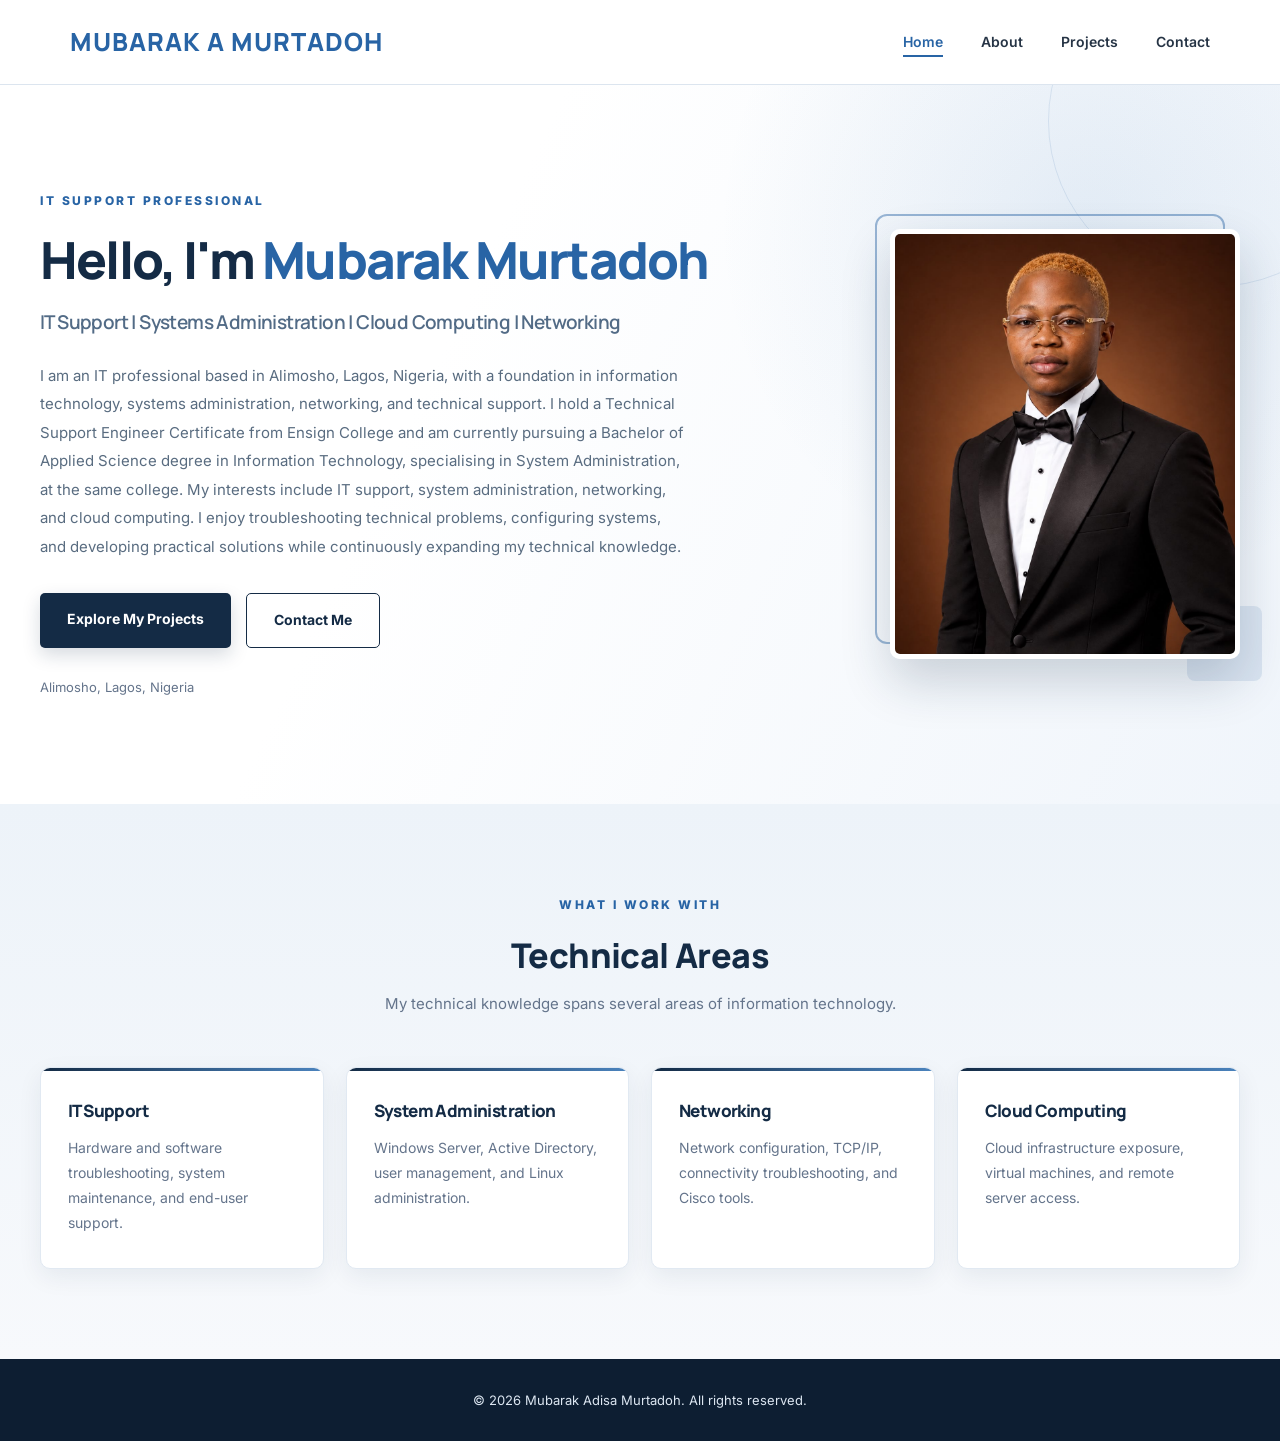
<file: index.html>
<!DOCTYPE html>
<html lang="en">

<head>
    <meta charset="UTF-8">
    <meta name="viewport" content="width=device-width, initial-scale=1.0">

    <meta name="description" content="Portfolio of Mubarak Adisa Murtadoh, an IT Support professional interested in systems administration, networking, and cloud computing.">

    <title>Mubarak Adisa Murtadoh | IT Support Professional</title>

    <link rel="stylesheet" href="Styles/style.css">
</head>

<body>

    <!-- Navigation -->
    <header class="site-header">
        <nav class="navbar">

            <a href="index.html" class="logo">
                <span>MUBARAK A MURTADOH</span>
            </a>

            <ul class="nav-links">
                <li><a href="index.html" class="active">Home</a></li>
                <li><a href="about.html">About</a></li>
                <li><a href="project.html">Projects</a></li>
                <li><a href="contact.html">Contact</a></li>
            </ul>

        </nav>
    </header>


    <!-- Hero Section -->
    <main>

        <section class="hero">

            <div class="hero-content">

                <p class="intro-label">IT SUPPORT PROFESSIONAL</p>

                <h1>
                    Hello, I'm <span>Mubarak Murtadoh</span>
                </h1>

                <h2>
                    IT Support | Systems Administration | Cloud Computing | Networking
                </h2>

                <p class="hero-description">
                    I am an IT professional based in Alimosho, Lagos, Nigeria,
                    with a foundation in information technology, systems
                    administration, networking, and technical support.

                    I hold a Technical Support Engineer Certificate from
                    Ensign College and am currently pursuing a Bachelor of
                    Applied Science degree in Information Technology,
                    specialising in System Administration, at the same college.

                    My interests include IT support, system administration,
                    networking, and cloud computing. I enjoy troubleshooting
                    technical problems, configuring systems, and developing
                    practical solutions while continuously expanding my
                    technical knowledge.
                </p>

                <div class="hero-buttons">

                    <a href="project.html" class="btn btn-primary">
                        Explore My Projects
                    </a>

                    <a href="contact.html" class="btn btn-secondary">
                        Contact Me
                    </a>

                </div>

                <p class="hero-location">
                    Alimosho, Lagos, Nigeria
                </p>

            </div>


            <div class="hero-image">

                <img
                    src="Images/profile.jpeg"
                    alt="Professional portrait of Mubarak Adisa Murtadoh"
                >

            </div>

        </section>


        <!-- Technical Focus -->
        <section class="focus-section">

            <div class="section-heading">

                <p class="section-label">WHAT I WORK WITH</p>

                <h2>Technical Areas</h2>

                <p>
                    My technical knowledge spans several areas of
                    information technology.
                </p>

            </div>


            <div class="focus-grid">

                <div class="focus-card">
                    <h3>IT Support</h3>
                    <p>
                        Hardware and software troubleshooting,
                        system maintenance, and end-user support.
                    </p>
                </div>

                <div class="focus-card">
                    <h3>System Administration</h3>
                    <p>
                        Windows Server, Active Directory,
                        user management, and Linux administration.
                    </p>
                </div>

                <div class="focus-card">
                    <h3>Networking</h3>
                    <p>
                        Network configuration, TCP/IP,
                        connectivity troubleshooting, and Cisco tools.
                    </p>
                </div>

                <div class="focus-card">
                    <h3>Cloud Computing</h3>
                    <p>
                        Cloud infrastructure exposure,
                        virtual machines, and remote server access.
                    </p>
                </div>

            </div>

        </section>

    </main>


    <!-- Footer -->
    <footer class="site-footer">

        <p>
            &copy; 2026 Mubarak Adisa Murtadoh.
            All rights reserved.
        </p>

    </footer>

</body>
</html>
</file>
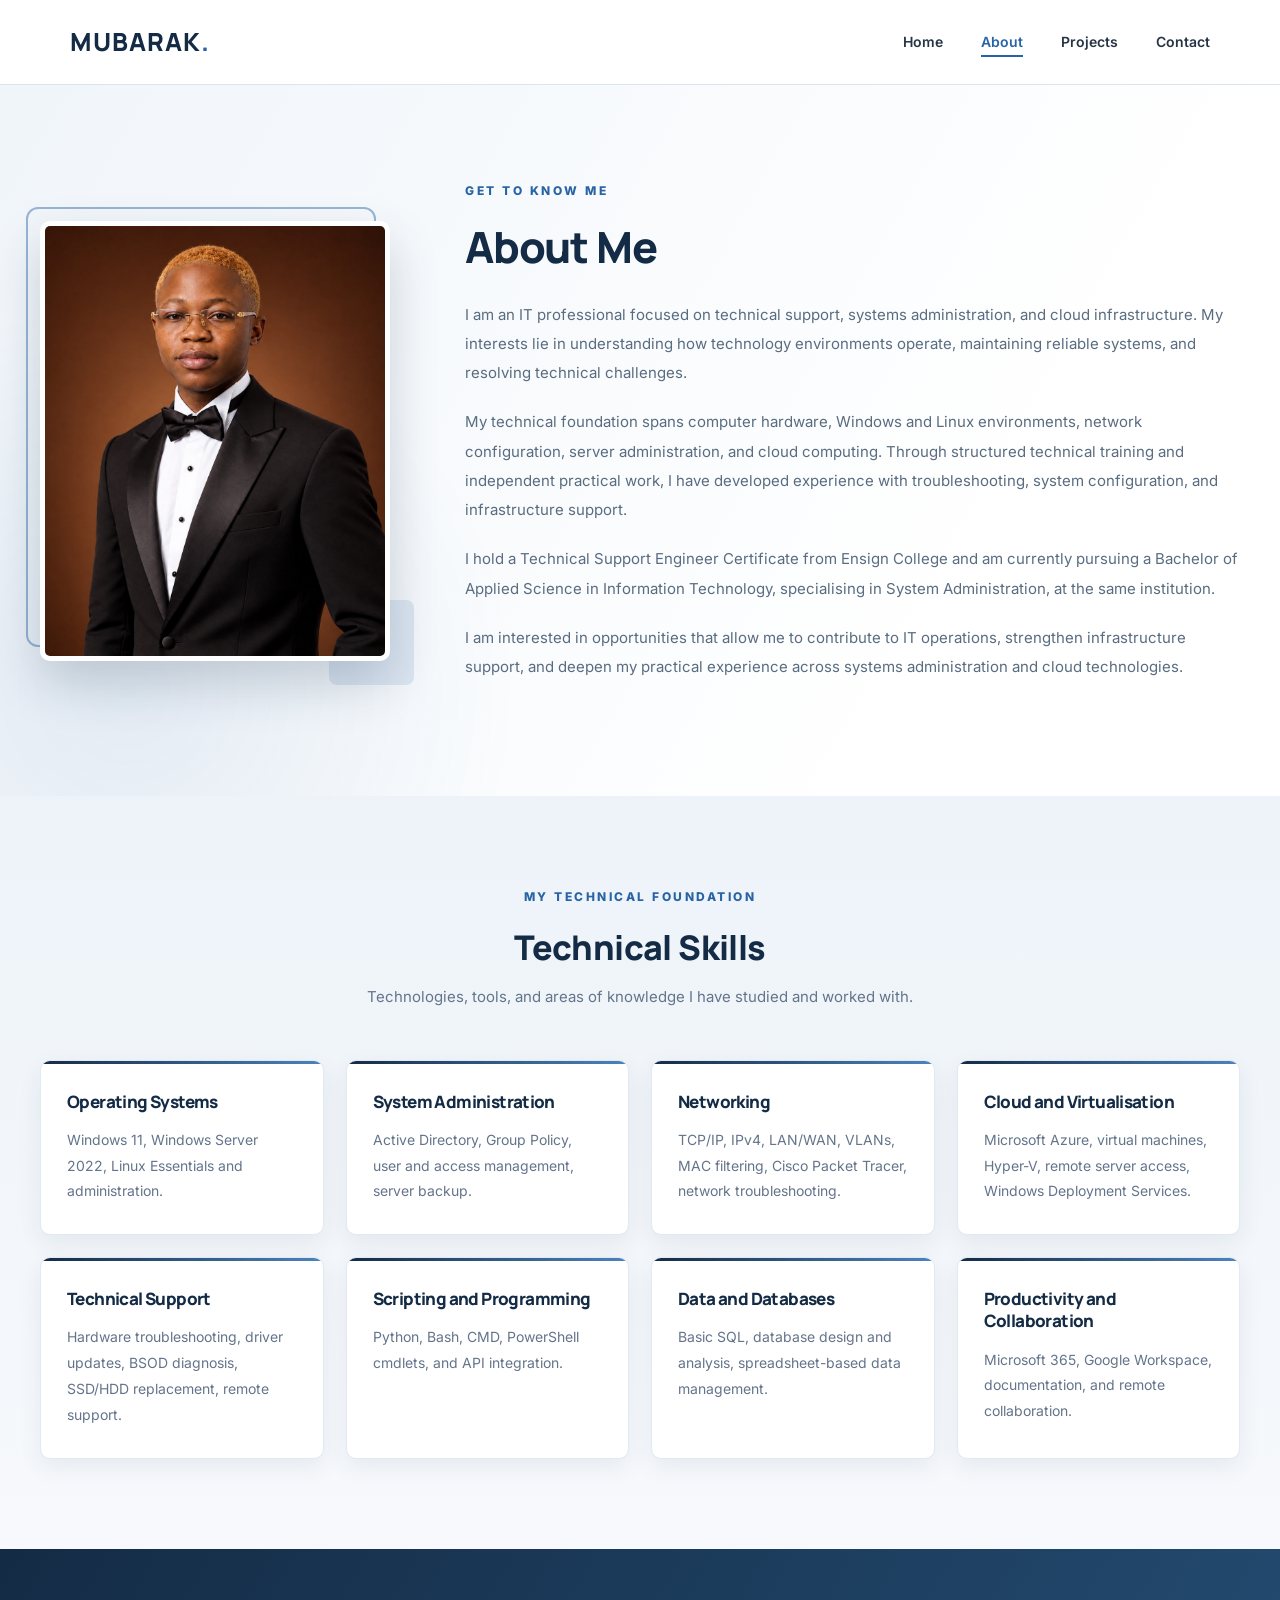
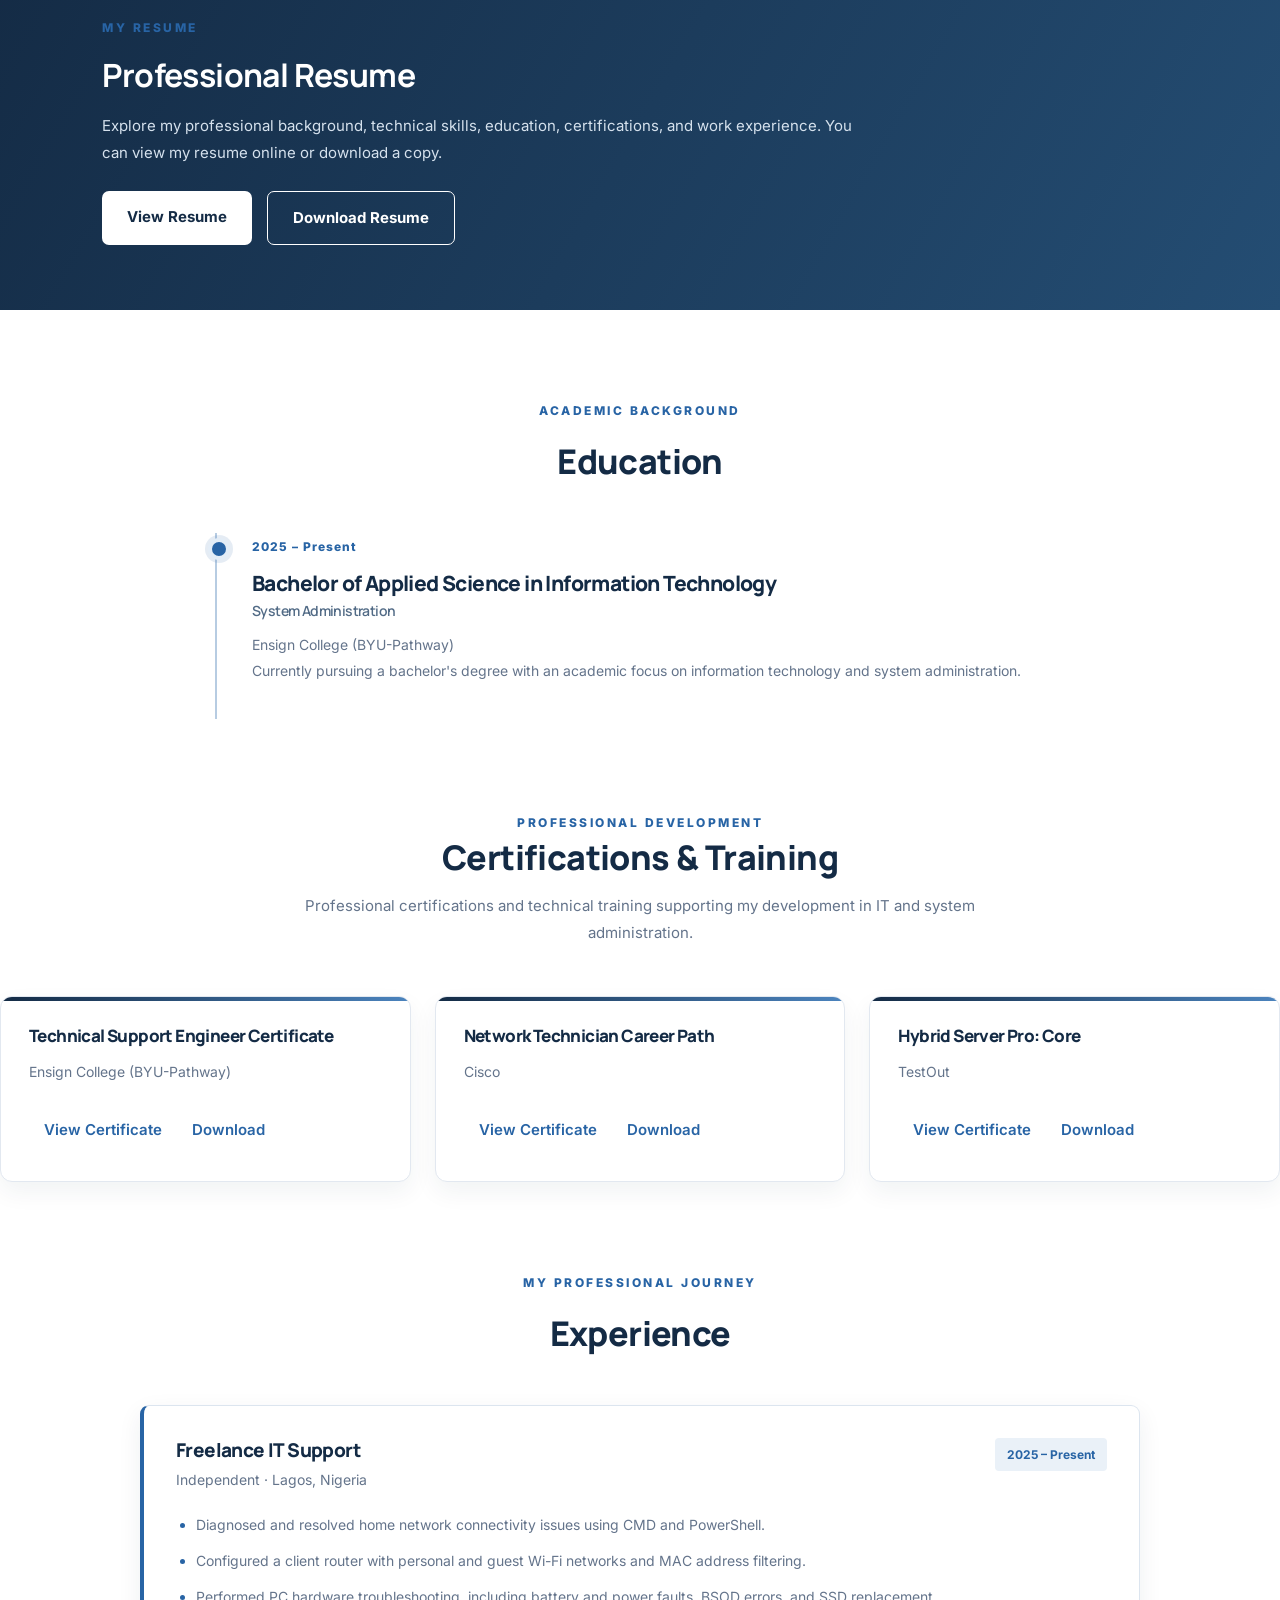
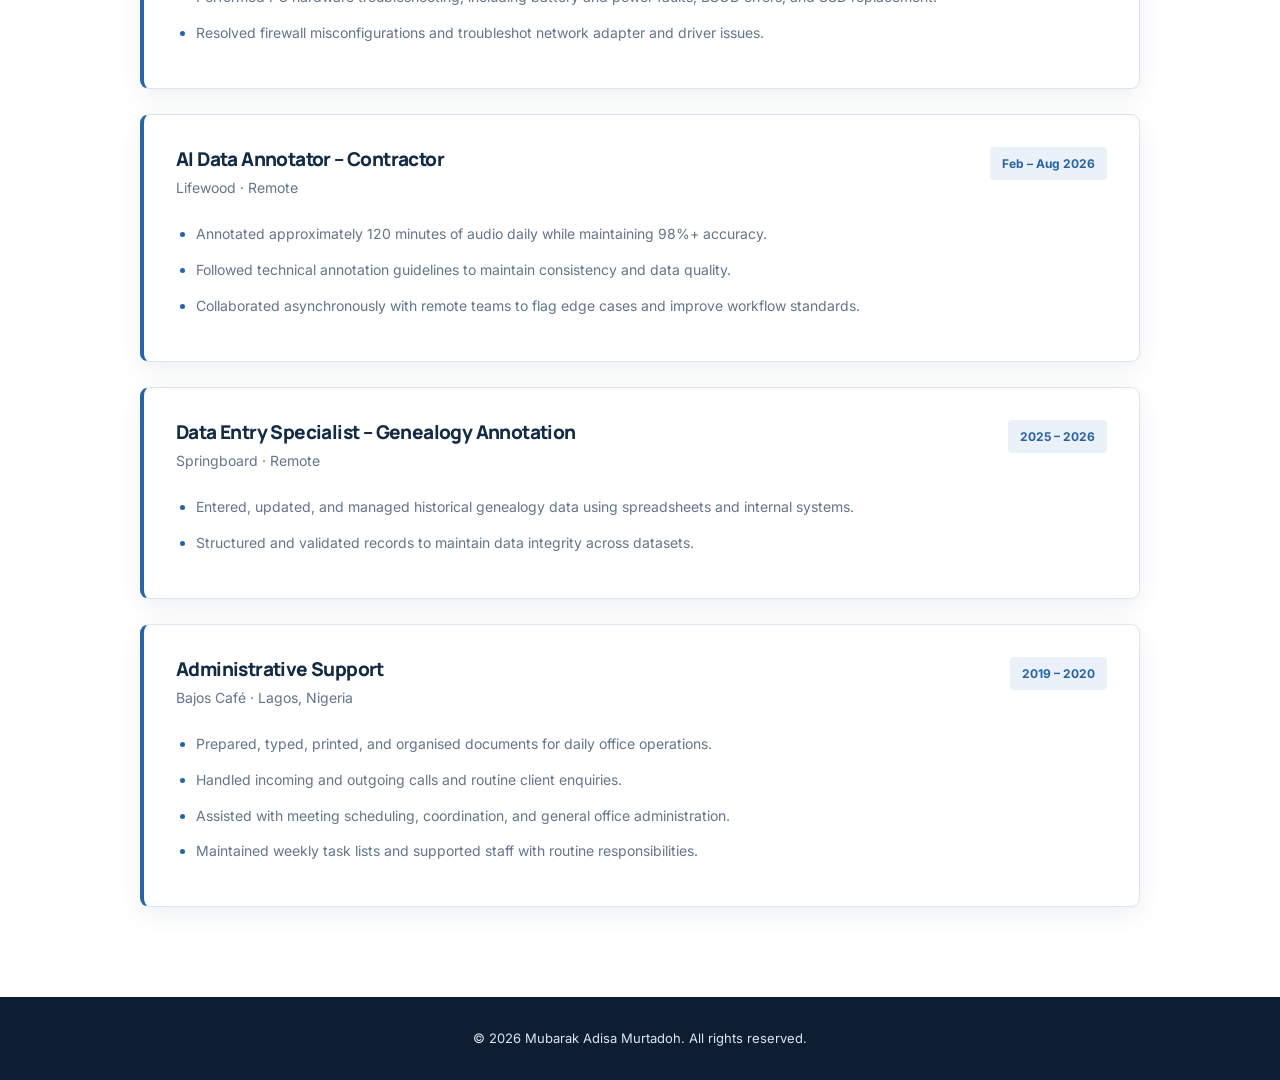
<file: about.html>
<!DOCTYPE html>
<html lang="en">

<head>
    <meta charset="UTF-8">
    <meta name="viewport" content="width=device-width, initial-scale=1.0">

    <meta name="description" content="Learn about Mubarak Adisa Murtadoh, his IT background, technical skills, education, and professional experience.">

    <title>About Me | Mubarak Adisa Murtadoh</title>

    <link rel="stylesheet" href="Styles/style.css">
    <link rel="stylesheet" href="Styles/about.css">
</head>

<body>

    <!-- Navigation -->
    <header class="site-header">
        <nav class="navbar">

            <a href="index.html" class="logo">
                MUBARAK<span>.</span>
            </a>

            <ul class="nav-links">
                <li><a href="index.html">Home</a></li>
                <li><a href="about.html" class="active">About</a></li>
                <li><a href="project.html">Projects</a></li>
                <li><a href="contact.html">Contact</a></li>
            </ul>

        </nav>
    </header>


    <main>

        <!-- About Introduction -->
        <section class="about-intro">

            <div class="about-image">

                <img
                    src="Images/profile.jpeg"
                    alt="Mubarak Adisa Murtadoh"
                >

            </div>

            <div class="about-content">

                <p class="section-label">GET TO KNOW ME</p>

                <h1>About Me</h1>

            <p>
                I am an IT professional focused on technical support, systems
                administration, and cloud infrastructure. My interests lie in
                understanding how technology environments operate, maintaining
                reliable systems, and resolving technical challenges.
            </p>

            <p>
                My technical foundation spans computer hardware, Windows and Linux
                environments, network configuration, server administration, and
                cloud computing. Through structured technical training and
                independent practical work, I have developed experience with
                troubleshooting, system configuration, and infrastructure support.
            </p>

            <p>
                I hold a Technical Support Engineer Certificate from Ensign College
                and am currently pursuing a Bachelor of Applied Science in
                Information Technology, specialising in System Administration,
                at the same institution.
            </p>

            <p>
                I am interested in opportunities that allow me to contribute to
                IT operations, strengthen infrastructure support, and deepen my
                practical experience across systems administration and cloud
                technologies.
            </p>

            </div>

        </section>


        <!-- Technical Skills -->
        <section class="about-section skills-section">

            <div class="section-heading">

                <p class="section-label">MY TECHNICAL FOUNDATION</p>

                <h2>Technical Skills</h2>

                <p>
                    Technologies, tools, and areas of knowledge
                    I have studied and worked with.
                </p>

            </div>


            <div class="skills-grid">

                <div class="skill-card">
                    <h3>Operating Systems</h3>
                    <p>Windows 11, Windows Server 2022, Linux Essentials and administration.</p>
                </div>

                <div class="skill-card">
                    <h3>System Administration</h3>
                    <p>Active Directory, Group Policy, user and access management, server backup.</p>
                </div>

                <div class="skill-card">
                    <h3>Networking</h3>
                    <p>TCP/IP, IPv4, LAN/WAN, VLANs, MAC filtering, Cisco Packet Tracer, network troubleshooting.</p>
                </div>

                <div class="skill-card">
                    <h3>Cloud and Virtualisation</h3>
                    <p>Microsoft Azure, virtual machines, Hyper-V, remote server access, Windows Deployment Services.</p>
                </div>

                <div class="skill-card">
                    <h3>Technical Support</h3>
                    <p>Hardware troubleshooting, driver updates, BSOD diagnosis, SSD/HDD replacement, remote support.</p>
                </div>

                <div class="skill-card">
                    <h3>Scripting and Programming</h3>
                    <p>Python, Bash, CMD, PowerShell cmdlets, and API integration.</p>
                </div>

                <div class="skill-card">
                    <h3>Data and Databases</h3>
                    <p>Basic SQL, database design and analysis, spreadsheet-based data management.</p>
                </div>

                <div class="skill-card">
                    <h3>Productivity and Collaboration</h3>
                    <p>Microsoft 365, Google Workspace, documentation, and remote collaboration.</p>
                </div>

            </div>

        </section>

        <!-- RESUME SECTION -->
        <section class="resume-section">

            <div class="resume-content">
                <span class="section-label">MY RESUME</span>

                <h2>Professional Resume</h2>

                <p>
                    Explore my professional background, technical skills,
                    education, certifications, and work experience.
                    You can view my resume online or download a copy.
                </p>

                <div class="resume-buttons">

                    <a href="documents/Mubarak-Murtadoh-CV.pdf"
                    target="_blank"
                    class="resume-view-btn">
                        View Resume
                    </a>

                    <a href="documents/Mubarak-Murtadoh-CV.pdf"
                    download="Mubarak-Murtadoh-CV.pdf"
                    class="resume-download-btn">
                        Download Resume
                    </a>

                </div>
            </div>

        </section>

            <!-- Education -->
        <section class="about-section education-section">

            <div class="section-heading">

                <p class="section-label">ACADEMIC BACKGROUND</p>

                <h2>Education</h2>

            </div>


            <div class="timeline">

                <div class="timeline-item">

                    <span class="timeline-date">2025 – Present</span>

                    <h3>Bachelor of Applied Science in Information Technology</h3>

                    <h4>System Administration</h4>

                    <p>Ensign College (BYU-Pathway)</p>

                    <p>
                        Currently pursuing a bachelor's degree with
                        an academic focus on information technology
                        and system administration.
                    </p>

                </div>

            </div>

        </section>


            <!-- CERTIFICATIONS SECTION -->
        <section class="certifications-section">

            <div class="section-heading">
                <span class="section-label">PROFESSIONAL DEVELOPMENT</span>
                <h2>Certifications & Training</h2>

                <p>
                    Professional certifications and technical training
                    supporting my development in IT and system administration.
                </p>
            </div>

            <div class="certifications-grid">

                <!-- ENSIGN CERTIFICATE -->
                <div class="certification-card">

                    <h3>Technical Support Engineer Certificate</h3>
                    <p>Ensign College (BYU-Pathway)</p>

                    <div class="certificate-actions">

                        <a
                            href="documents/certificates/Ensign-Technical-Support-Engineer.pdf"
                            target="_blank"
                            rel="noopener noreferrer"
                            class="certificate-view-btn">
                            View Certificate
                        </a>

                        <a
                            href="documents/certificates/Ensign-Technical-Support-Engineer.pdf"
                            download="Ensign-Technical-Support-Engineer.pdf">
                            Download
                        </a>

                    </div>
                </div>


                <!-- CISCO CERTIFICATE -->
                <div class="certification-card">

                    <h3>Network Technician Career Path</h3>
                    <p>Cisco</p>

                    <div class="certificate-actions">

                        <a
                            href="documents/certificates/Cisco-Network-Technician.pdf"
                            target="_blank"
                            rel="noopener noreferrer"
                            class="certificate-view-btn">
                            View Certificate
                        </a>

                        <a
                            href="documents/certificates/Cisco-Network-Technician.pdf"
                            download="Cisco-Network-Technician.pdf">
                            Download
                        </a>

                    </div>
                </div>


                <!-- TESTOUT CERTIFICATE -->
                <div class="certification-card">

                    <h3>Hybrid Server Pro: Core</h3>
                    <p>TestOut</p>

                    <div class="certificate-actions">

                        <a
                            href="documents/certificates/TestOut-Hybrid-Server-Pro.pdf"
                            target="_blank"
                            rel="noopener noreferrer"
                            class="certificate-view-btn">
                            View Certificate
                        </a>

                        <a
                            href="documents/certificates/TestOut-Hybrid-Server-Pro.pdf"
                            download="TestOut-Hybrid-Server-Pro.pdf">
                            Download
                        </a>

                    </div>
                </div>

            </div>

        </section>

        <!-- Professional Experience -->
        <section class="about-section experience-section">

            <div class="section-heading">

                <p class="section-label">MY PROFESSIONAL JOURNEY</p>

                <h2>Experience</h2>

            </div>


            <div class="experience-list">

                <article class="experience-card">

                    <div class="experience-heading">

                        <div>
                            <h3>Freelance IT Support</h3>
                            <p>Independent · Lagos, Nigeria</p>
                        </div>

                        <span>2025 – Present</span>

                    </div>

                    <ul>
                        <li>Diagnosed and resolved home network connectivity issues using CMD and PowerShell.</li>

                        <li>Configured a client router with personal and guest Wi-Fi networks and MAC address filtering.</li>

                        <li>Performed PC hardware troubleshooting, including battery and power faults, BSOD errors, and SSD replacement.</li>

                        <li>Resolved firewall misconfigurations and troubleshot network adapter and driver issues.</li>
                    </ul>

                </article>


                <article class="experience-card">

                    <div class="experience-heading">

                        <div>
                            <h3>AI Data Annotator – Contractor</h3>
                            <p>Lifewood · Remote</p>
                        </div>

                        <span>Feb – Aug 2026</span>

                    </div>

                    <ul>
                        <li>Annotated approximately 120 minutes of audio daily while maintaining 98%+ accuracy.</li>

                        <li>Followed technical annotation guidelines to maintain consistency and data quality.</li>

                        <li>Collaborated asynchronously with remote teams to flag edge cases and improve workflow standards.</li>
                    </ul>

                </article>


                <article class="experience-card">

                    <div class="experience-heading">

                        <div>
                            <h3>Data Entry Specialist – Genealogy Annotation</h3>
                            <p>Springboard · Remote</p>
                        </div>

                        <span>2025 – 2026</span>

                    </div>

                    <ul>
                        <li>Entered, updated, and managed historical genealogy data using spreadsheets and internal systems.</li>

                        <li>Structured and validated records to maintain data integrity across datasets.</li>
                    </ul>

                </article>


                <article class="experience-card">

                    <div class="experience-heading">

                        <div>
                            <h3>Administrative Support</h3>
                            <p>Bajos Café · Lagos, Nigeria</p>
                        </div>

                        <span>2019 – 2020</span>

                    </div>

                    <ul>
                        <li>Prepared, typed, printed, and organised documents for daily office operations.</li>

                        <li>Handled incoming and outgoing calls and routine client enquiries.</li>

                        <li>Assisted with meeting scheduling, coordination, and general office administration.</li>

                        <li>Maintained weekly task lists and supported staff with routine responsibilities.</li>
                    </ul>

                </article>

            </div>

        </section>

    </main>


    <!-- Footer -->
    <footer class="site-footer">

        <p>
            &copy; 2026 Mubarak Adisa Murtadoh.
            All rights reserved.
        </p>

    </footer>
    <!-- CERTIFICATE VIEWER -->
<dialog id="certificateDialog" class="certificate-dialog">

    <div class="certificate-dialog-header">

        <h2>Certificate Preview</h2>

        <button
            type="button"
            id="closeCertificate"
            aria-label="Close certificate">
            &times;
        </button>

    </div>

    <iframe
        id="certificateFrame"
        src=""
        title="Certificate Preview">
    </iframe>

    <div class="certificate-dialog-footer">

        <a
            id="certificateDownload"
            href=""
            download>
            Download Certificate
        </a>

    </div>

</dialog>

<script src="Scripts/certificates.js" defer></script>

</body>
</html>
</file>
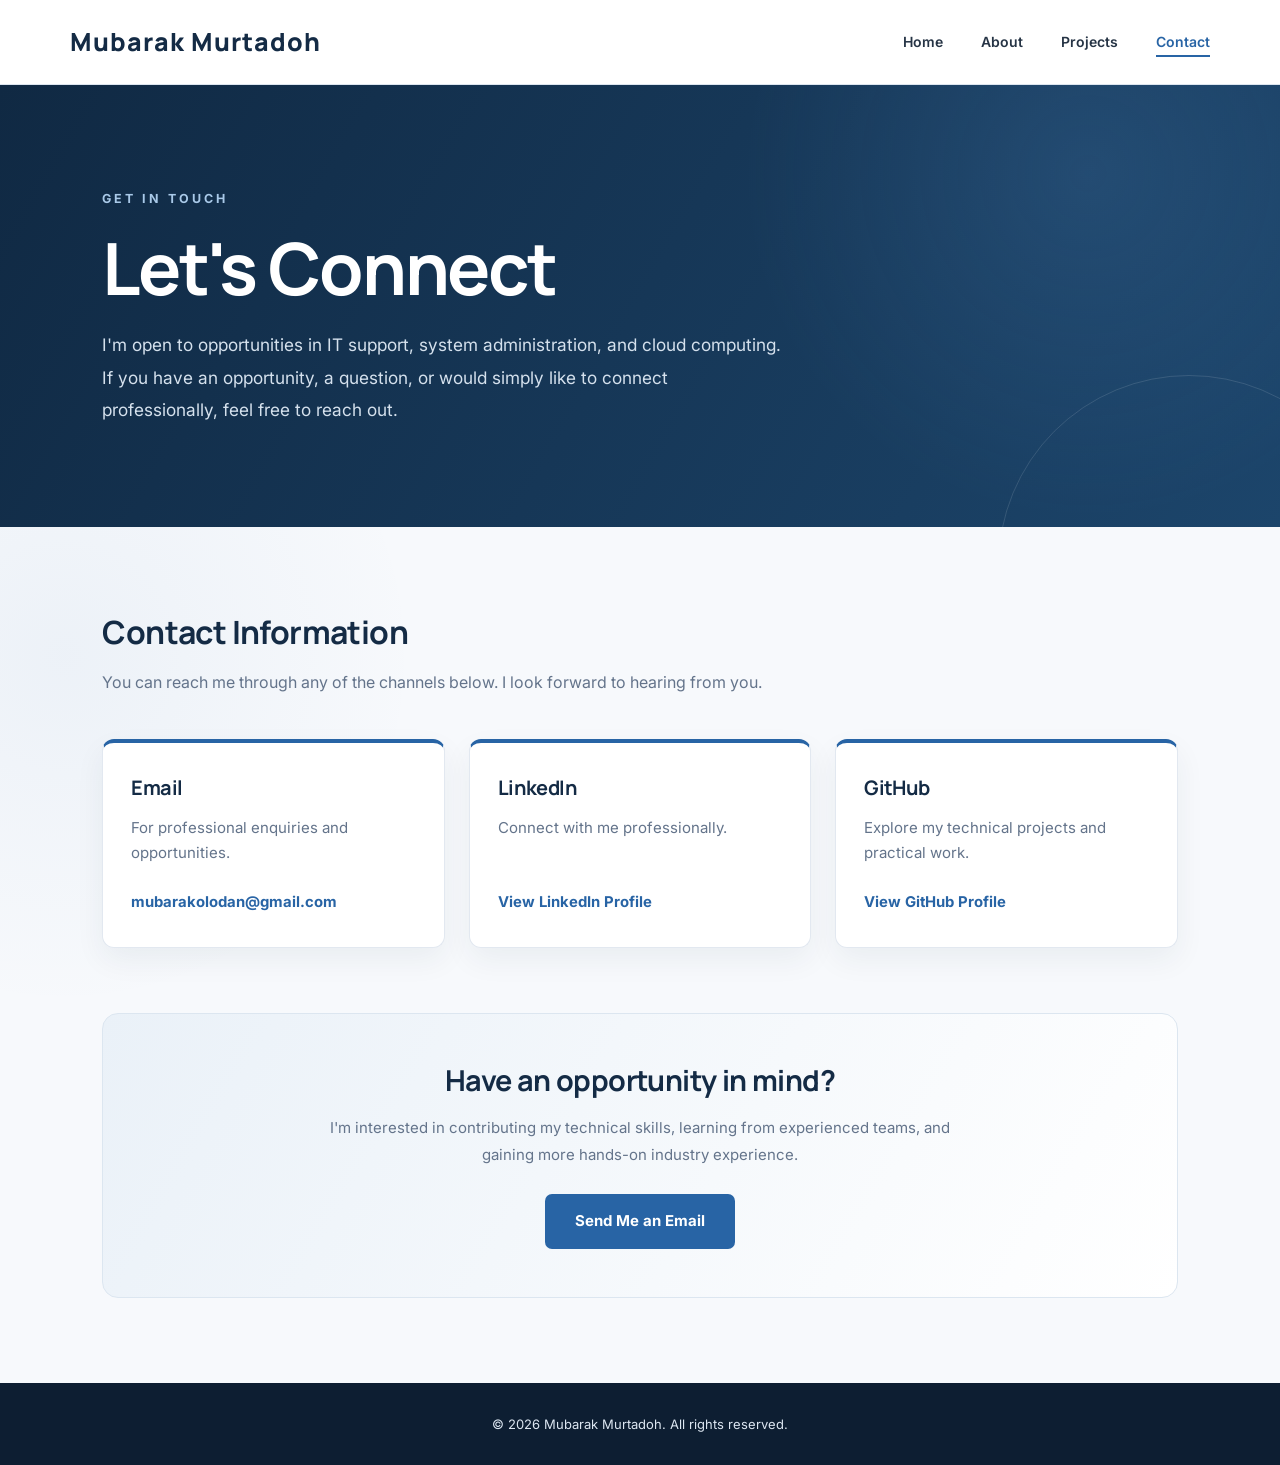
<file: contact.html>
<!DOCTYPE html>
<html lang="en">
<head>
    <meta charset="UTF-8">
    <meta name="viewport" content="width=device-width, initial-scale=1.0">
    <title>Contact | Mubarak Murtadoh</title>

    <link rel="stylesheet" href="Styles/style.css">
    <link rel="stylesheet" href="Styles/contact.css">
</head>

<body>

    <header class="site-header">
        <nav class="navbar">
            <a href="index.html" class="logo">Mubarak Murtadoh</a>

            <ul class="nav-links">
                <li><a href="index.html">Home</a></li>
                <li><a href="about.html">About</a></li>
                <li><a href="project.html">Projects</a></li>
                <li><a href="contact.html" class="active">Contact</a></li>
            </ul>
        </nav>
    </header>

    <main>

        <section class="contact-hero">
            <div class="contact-hero-content">
                <span class="section-label">GET IN TOUCH</span>

                <h1>Let's Connect</h1>

                <p>
                    I'm open to opportunities in IT support, system administration,
                    and cloud computing. If you have an opportunity, a question,
                    or would simply like to connect professionally, feel free to
                    reach out.
                </p>
            </div>
        </section>

        <section class="contact-section">

            <div class="contact-intro">
                <h2>Contact Information</h2>
                <p>
                    You can reach me through any of the channels below.
                    I look forward to hearing from you.
                </p>
            </div>

            <div class="contact-grid">

                <div class="contact-card">
                    <h3>Email</h3>
                    <p>For professional enquiries and opportunities.</p>
                    <a href="mailto:mubarakolodan@gmail.com">
                        mubarakolodan@gmail.com
                    </a>
                </div>

                <div class="contact-card">
                    <h3>LinkedIn</h3>
                    <p>Connect with me professionally.</p>
                    <a href="https://www.linkedin.com/in/mubarak-murtadoh"
                       target="_blank" rel="noopener noreferrer">
                        View LinkedIn Profile
                    </a>
                </div>

                <div class="contact-card">
                    <h3>GitHub</h3>
                    <p>Explore my technical projects and practical work.</p>
                    <a href="https://github.com/mmurtadoh"
                       target="_blank" rel="noopener noreferrer">
                        View GitHub Profile
                    </a>
                </div>

            </div>

            <div class="contact-cta">
                <h2>Have an opportunity in mind?</h2>
                <p>
                    I'm interested in contributing my technical skills,
                    learning from experienced teams, and gaining more
                    hands-on industry experience.
                </p>

                <a href="https://mail.google.com/mail/?view=cm&fs=1&to=mubarakolodan@gmail.com&su=Professional%20Enquiry"
                class="contact-button"
                target="_blank"
                rel="noopener noreferrer">
                    Send Me an Email
                </a>
            </div>

        </section>

    </main>

    <footer class="site-footer">
        <p>&copy; 2026 Mubarak Murtadoh. All rights reserved.</p>
    </footer>

</body>
</html>
</file>
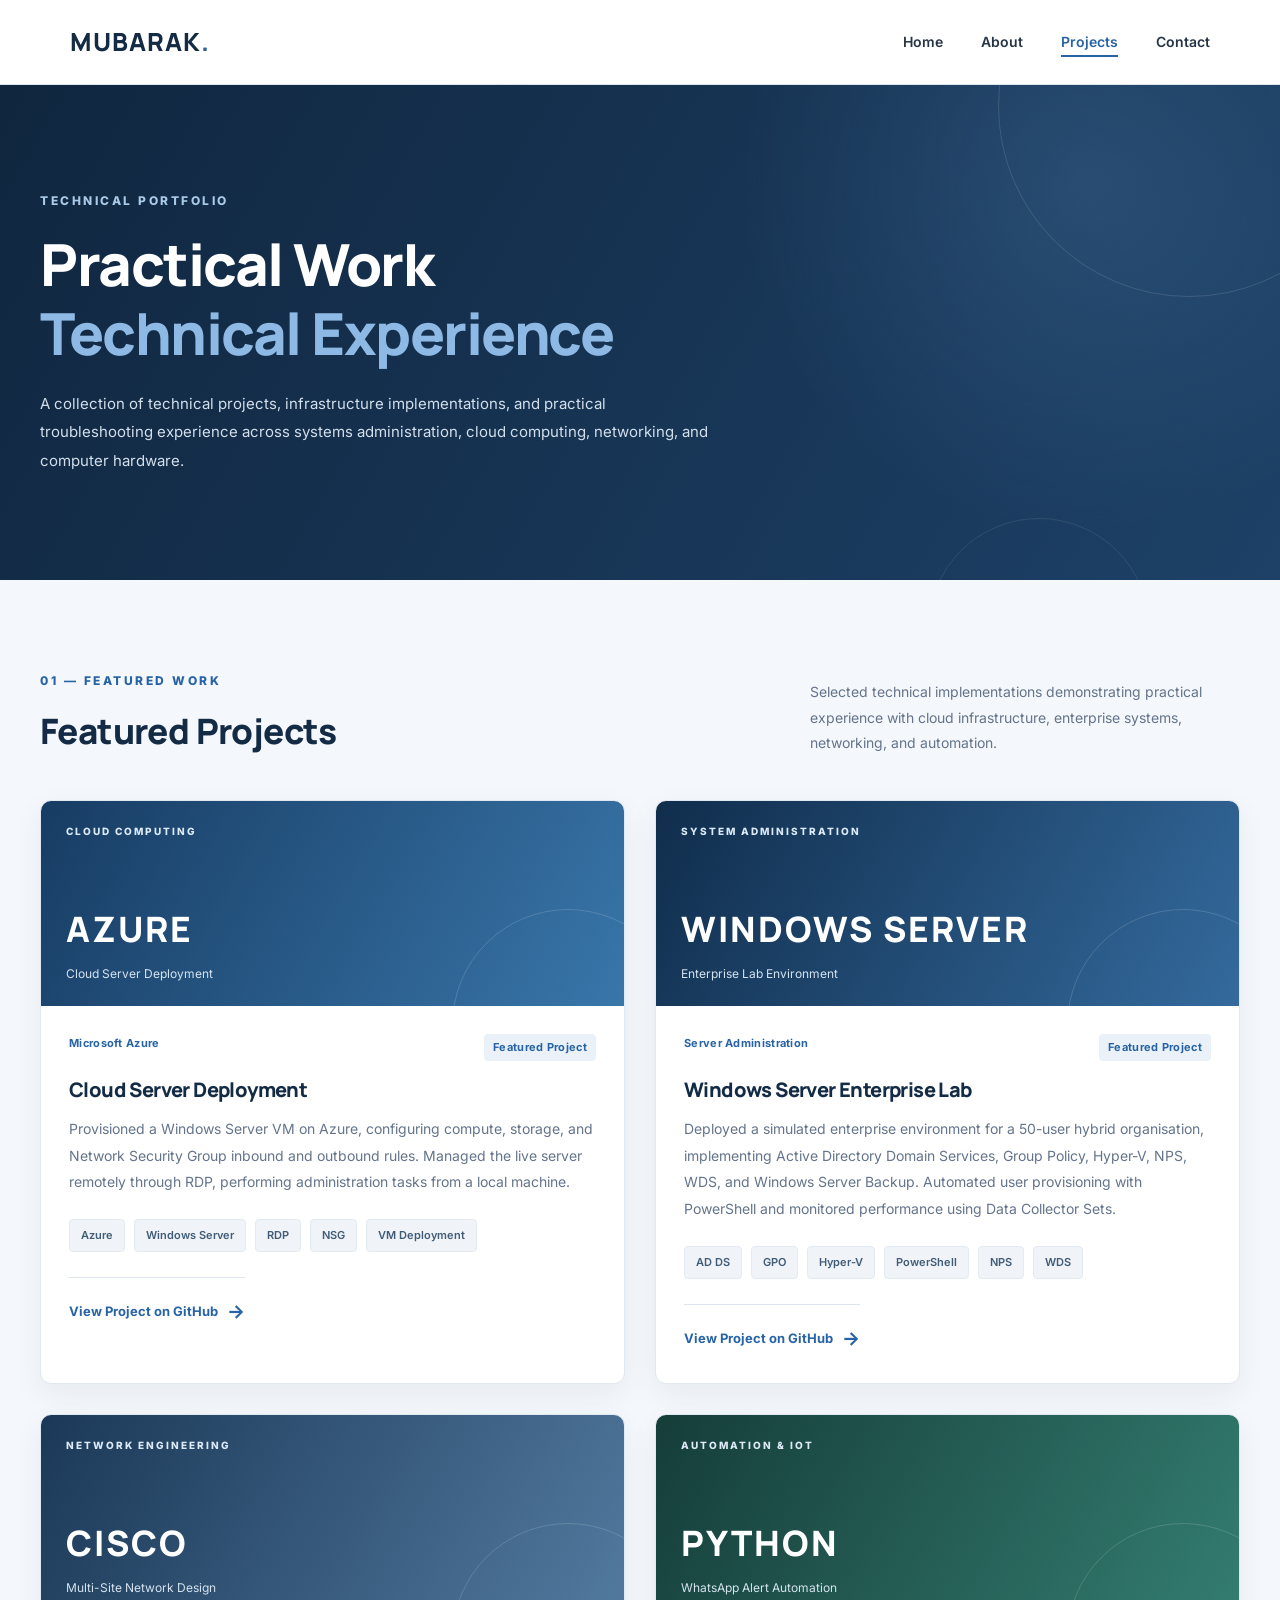
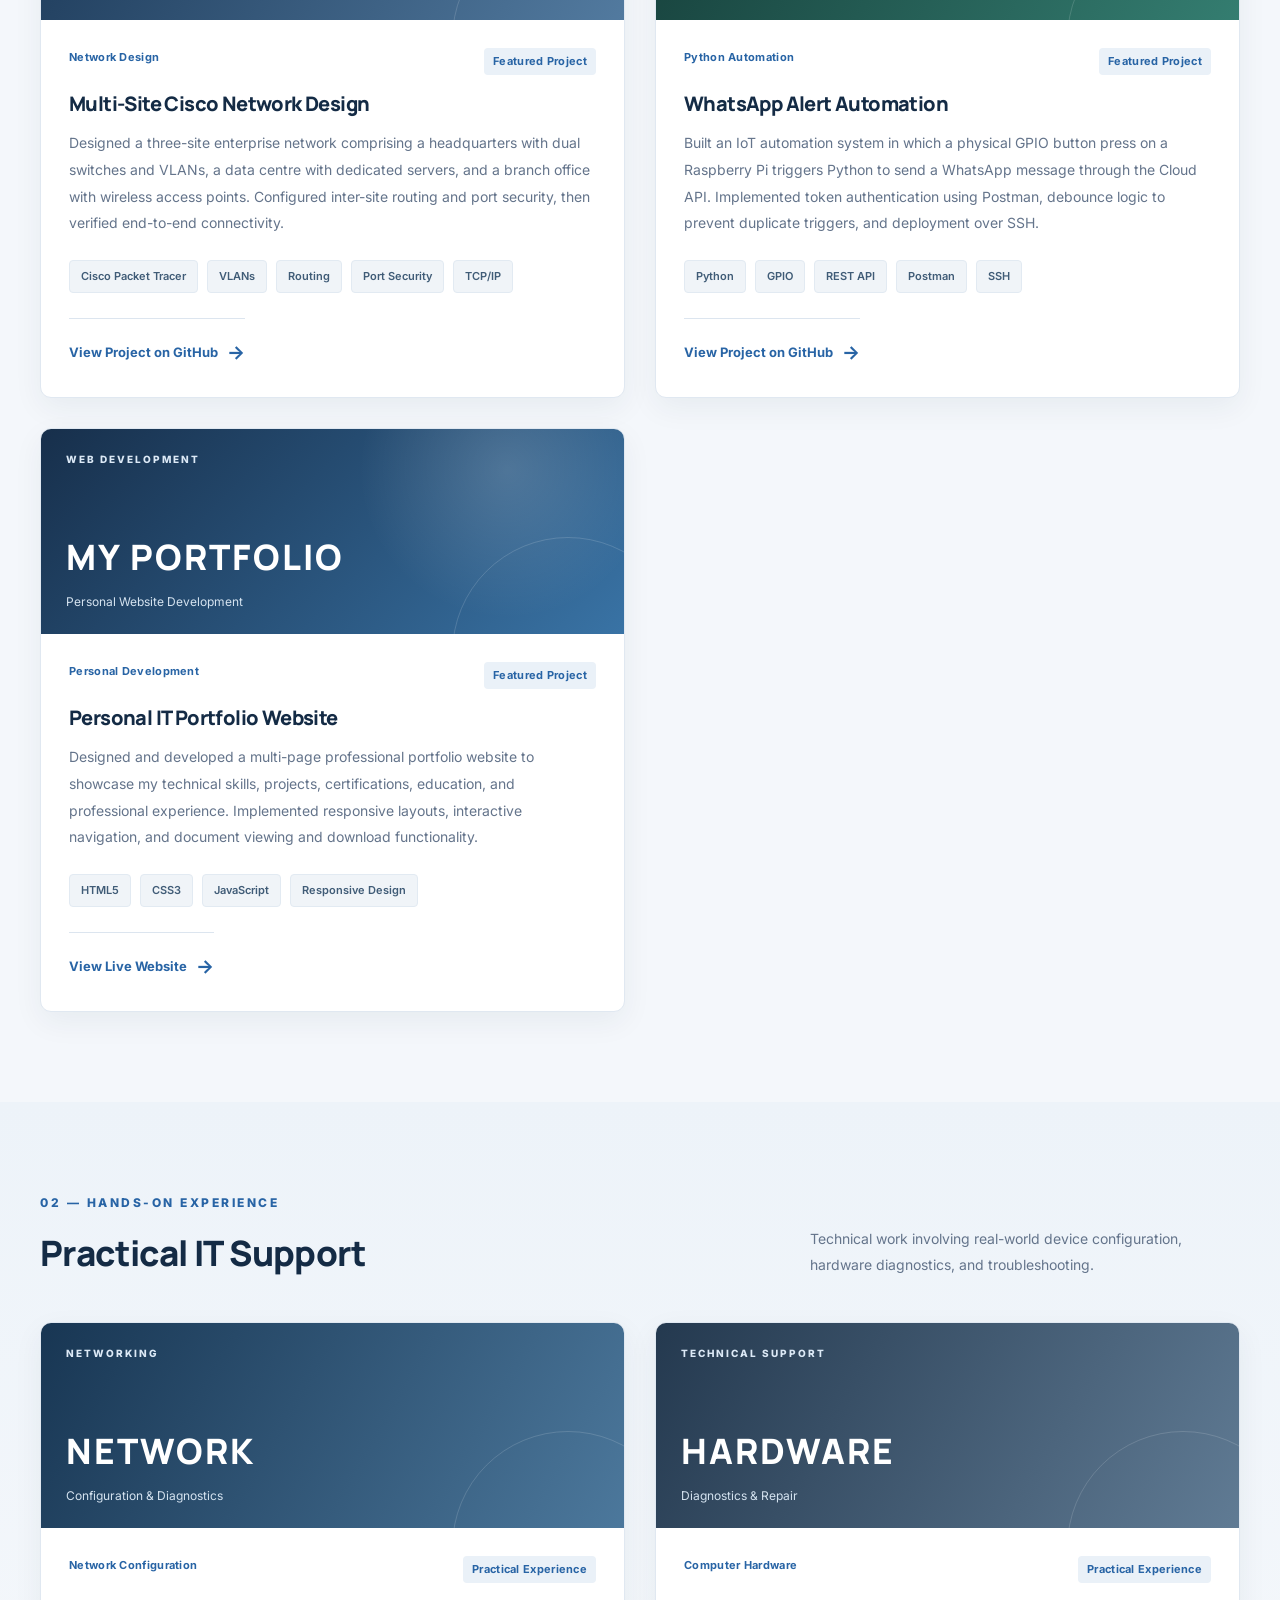
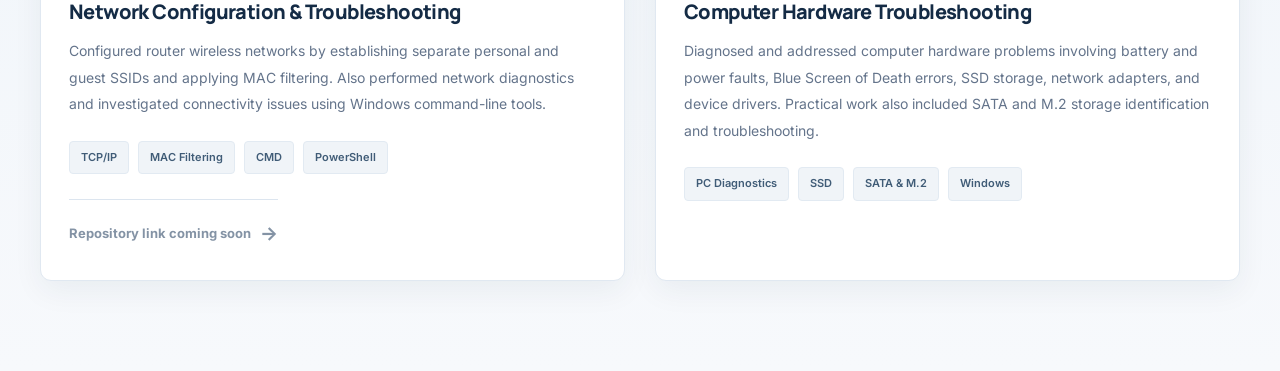
<file: project.html>
<!DOCTYPE html>
<html lang="en">

<head>
    <meta charset="UTF-8">
    <meta name="viewport" content="width=device-width, initial-scale=1.0">

    <title>Projects | Mubarak Murtadoh</title>

    <link rel="stylesheet" href="Styles/style.css">
    <link rel="stylesheet" href="Styles/projects.css">
</head>

<body>

    <!-- Navigation -->
    <header class="site-header">
        <nav class="navbar">

            <a href="index.html" class="logo">
                MUBARAK<span>.</span>
            </a>

            <ul class="nav-links">
                <li><a href="index.html">Home</a></li>
                <li><a href="about.html">About</a></li>
                <li><a href="project.html" class="active">Projects</a></li>
                <li><a href="contact.html">Contact</a></li>
            </ul>

        </nav>
    </header>


    <!-- Projects Hero -->
    <section class="projects-hero">

        <div class="projects-hero-content">

            <p class="section-label">TECHNICAL PORTFOLIO</p>

            <h1>
                Practical Work<br>
                <span>Technical Experience</span>
            </h1>

            <p>
                A collection of technical projects, infrastructure
                implementations, and practical troubleshooting
                experience across systems administration, cloud
                computing, networking, and computer hardware.
            </p>

        </div>

    </section>


    <!-- FEATURED PROJECTS -->
    <section class="projects-section">

        <div class="projects-heading">

            <div>
                <p class="section-label">01 — FEATURED WORK</p>
                <h2>Featured Projects</h2>
            </div>

            <p>
                Selected technical implementations demonstrating
                practical experience with cloud infrastructure,
                enterprise systems, networking, and automation.
            </p>

        </div>


        <div class="projects-grid">


            <!-- Project 1: Azure -->
            <article class="project-card">

                <div class="project-visual azure-visual">

                    <span class="project-category">CLOUD COMPUTING</span>

                    <div class="visual-content">
                        <span class="visual-main">AZURE</span>
                        <span class="visual-sub">Cloud Server Deployment</span>
                    </div>

                </div>

                <div class="project-details">

                    <div class="project-meta">
                        <span>Microsoft Azure</span>
                        <span>Featured Project</span>
                    </div>

                    <h3>Cloud Server Deployment</h3>

                    <p>
                        Provisioned a Windows Server VM on Azure,
                        configuring compute, storage, and Network
                        Security Group inbound and outbound rules.
                        Managed the live server remotely through RDP,
                        performing administration tasks from a local
                        machine.
                    </p>

                    <div class="technology-list">
                        <span>Azure</span>
                        <span>Windows Server</span>
                        <span>RDP</span>
                        <span>NSG</span>
                        <span>VM Deployment</span>
                    </div>

                    <a class="project-link"
                       href="https://github.com/mmurtadoh/cloud-server-azure-lab"
                       target="_blank"
                       rel="noopener noreferrer">
                        View Project on GitHub <span>&rarr;</span>
                    </a>

                </div>

            </article>


            <!-- Project 2: Windows Server -->
            <article class="project-card">

                <div class="project-visual windows-visual">

                    <span class="project-category">SYSTEM ADMINISTRATION</span>

                    <div class="visual-content">
                        <span class="visual-main">WINDOWS SERVER</span>
                        <span class="visual-sub">Enterprise Lab Environment</span>
                    </div>

                </div>

                <div class="project-details">

                    <div class="project-meta">
                        <span>Server Administration</span>
                        <span>Featured Project</span>
                    </div>

                    <h3>Windows Server Enterprise Lab</h3>

                    <p>
                        Deployed a simulated enterprise environment
                        for a 50-user hybrid organisation, implementing
                        Active Directory Domain Services, Group Policy,
                        Hyper-V, NPS, WDS, and Windows Server Backup.
                        Automated user provisioning with PowerShell
                        and monitored performance using Data Collector Sets.
                    </p>

                    <div class="technology-list">
                        <span>AD DS</span>
                        <span>GPO</span>
                        <span>Hyper-V</span>
                        <span>PowerShell</span>
                        <span>NPS</span>
                        <span>WDS</span>
                    </div>

                    <a class="project-link"
                       href="https://github.com/mmurtadoh/windows-server-enterprise-lab"
                       target="_blank"
                       rel="noopener noreferrer">
                        View Project on GitHub <span>&rarr;</span>
                    </a>

                </div>

            </article>


            <!-- Project 3: Cisco -->
            <article class="project-card">

                <div class="project-visual network-visual">

                    <span class="project-category">NETWORK ENGINEERING</span>

                    <div class="visual-content">
                        <span class="visual-main">CISCO</span>
                        <span class="visual-sub">Multi-Site Network Design</span>
                    </div>

                </div>

                <div class="project-details">

                    <div class="project-meta">
                        <span>Network Design</span>
                        <span>Featured Project</span>
                    </div>

                    <h3>Multi-Site Cisco Network Design</h3>

                    <p>
                        Designed a three-site enterprise network
                        comprising a headquarters with dual switches
                        and VLANs, a data centre with dedicated servers,
                        and a branch office with wireless access points.
                        Configured inter-site routing and port security,
                        then verified end-to-end connectivity.
                    </p>

                    <div class="technology-list">
                        <span>Cisco Packet Tracer</span>
                        <span>VLANs</span>
                        <span>Routing</span>
                        <span>Port Security</span>
                        <span>TCP/IP</span>
                    </div>

                    <a class="project-link"
                       href="https://github.com/mmurtadoh/cisco-network-capstone"
                       target="_blank"
                       rel="noopener noreferrer">
                        View Project on GitHub <span>&rarr;</span>
                    </a>

                </div>

            </article>


            <!-- Project 4: WhatsApp Automation -->
            <article class="project-card">

                <div class="project-visual automation-visual">

                    <span class="project-category">AUTOMATION & IOT</span>

                    <div class="visual-content">
                        <span class="visual-main">PYTHON</span>
                        <span class="visual-sub">WhatsApp Alert Automation</span>
                    </div>

                </div>

                <div class="project-details">

                    <div class="project-meta">
                        <span>Python Automation</span>
                        <span>Featured Project</span>
                    </div>

                    <h3>WhatsApp Alert Automation</h3>

                    <p>
                        Built an IoT automation system in which a
                        physical GPIO button press on a Raspberry Pi
                        triggers Python to send a WhatsApp message
                        through the Cloud API. Implemented token
                        authentication using Postman, debounce logic
                        to prevent duplicate triggers, and deployment
                        over SSH.
                    </p>

                    <div class="technology-list">
                        <span>Python</span>
                        <span>GPIO</span>
                        <span>REST API</span>
                        <span>Postman</span>
                        <span>SSH</span>
                    </div>

                    <a class="project-link"
                       href="https://github.com/mmurtadoh/whatsapp-alert-automation"
                       target="_blank"
                       rel="noopener noreferrer">
                        View Project on GitHub <span>&rarr;</span>
                    </a>

                </div>

            </article>

            <!-- Project 5: Personal Portfolio Website -->
            <article class="project-card">

                <div class="project-visual portfolio-visual">

                    <span class="project-category">WEB DEVELOPMENT</span>

                    <div class="visual-content">
                        <span class="visual-main">MY PORTFOLIO</span>
                        <span class="visual-sub">Personal Website Development</span>
                    </div>

                </div>

                <div class="project-details">

                    <div class="project-meta">
                        <span>Personal Development</span>
                        <span>Featured Project</span>
                    </div>

                    <h3>Personal IT Portfolio Website</h3>

                    <p>
                        Designed and developed a multi-page professional portfolio
                        website to showcase my technical skills, projects,
                        certifications, education, and professional experience.
                        Implemented responsive layouts, interactive navigation,
                        and document viewing and download functionality.
                    </p>

                    <div class="technology-list">
                        <span>HTML5</span>
                        <span>CSS3</span>
                        <span>JavaScript</span>
                        <span>Responsive Design</span>
                    </div>

                    <a class="project-link"
                    href="https://mmurtadoh.github.io"
                    target="_blank"
                    rel="noopener noreferrer">
                        View Live Website <span>&rarr;</span>
                    </a>

                </div>

            </article>


        </div>



    </section>


    <!-- PRACTICAL IT SUPPORT -->
    <section class="projects-section practical-section">

        <div class="projects-heading">

            <div>
                <p class="section-label">02 — HANDS-ON EXPERIENCE</p>
                <h2>Practical IT Support</h2>
            </div>

            <p>
                Technical work involving real-world device configuration,
                hardware diagnostics, and troubleshooting.
            </p>

        </div>


        <div class="projects-grid">


            <!-- Router Configuration -->
            <article class="project-card">

                <div class="project-visual router-visual">

                    <span class="project-category">NETWORKING</span>

                    <div class="visual-content">
                        <span class="visual-main">NETWORK</span>
                        <span class="visual-sub">Configuration & Diagnostics</span>
                    </div>

                </div>

                <div class="project-details">

                    <div class="project-meta">
                        <span>Network Configuration</span>
                        <span>Practical Experience</span>
                    </div>

                    <h3>Network Configuration & Troubleshooting</h3>

                    <p>
                        Configured router wireless networks by establishing
                        separate personal and guest SSIDs and applying
                        MAC filtering. Also performed network diagnostics
                        and investigated connectivity issues using
                        Windows command-line tools.
                    </p>

                    <div class="technology-list">
                        <span>TCP/IP</span>
                        <span>MAC Filtering</span>
                        <span>CMD</span>
                        <span>PowerShell</span>
                    </div>

                    <a href="#"
                       class="project-link pending-link"
                       aria-disabled="true"
                       title="Repository link will be added later">
                        Repository link coming soon <span>&rarr;</span>
                    </a>

                </div>

            </article>

            


            <!-- Hardware Troubleshooting -->
            <article class="project-card">

                <div class="project-visual hardware-visual">

                    <span class="project-category">TECHNICAL SUPPORT</span>

                    <div class="visual-content">
                        <span class="visual-main">HARDWARE</span>
                        <span class="visual-sub">Diagnostics & Repair</span>
                    </div>

                </div>

                <div class="project-details">

                    <div class="project-meta">
                        <span>Computer Hardware</span>
                        <span>Practical Experience</span>
                    </div>

                    <h3>Computer Hardware Troubleshooting</h3>

                    <p>
                        Diagnosed and addressed computer hardware
                        problems involving battery and power faults,
                        Blue Screen of Death errors, SSD storage,
                        network adapters, and device drivers.
                        Practical work also included SATA and M.2
                        storage identification and troubleshooting.
                    </p>

                    <div class="technology-list">
                        <span>PC Diagnostics</span>
                        <span>SSD</span>
                        <span>SATA & M.2</span>
                        <span>Windows</span>
                    </div>

                    <a href="#"
                       class="project-link pending-link"
                       aria-disabled="true"
                       title="Repository link will be added later">
</file>
<file: Styles/style.css>
/* =========================================
   GLOBAL RESET AND DESIGN SYSTEM
========================================= */

@import url('https://fonts.googleapis.com/css2?family=Inter:wght@400;500;600;700&family=Manrope:wght@400;500;600;700;800&display=swap');

* {
    margin: 0;
    padding: 0;
    box-sizing: border-box;
}

:root {
    --navy: #142b45;
    --deep-navy: #0d1e32;
    --blue: #2864a5;
    --accent-blue: #4b83bd;
    --light-blue: #eaf1f8;
    --pale-blue: #f1f6fb;
    --white: #ffffff;
    --background: #f5f8fc;
    --text: #263445;
    --muted: #64748b;
    --border: #dce5ef;

    --shadow: 0 15px 40px rgba(20, 43, 69, 0.09);
    --soft-shadow: 0 8px 25px rgba(20, 43, 69, 0.07);
}

html {
    scroll-behavior: smooth;
}

body {
    font-family: 'Inter', sans-serif;
    background: var(--white);
    color: var(--text);
    line-height: 1.75;
    font-size: 15px;
}

h1, h2, h3, h4 {
    font-family: 'Manrope', sans-serif;
    line-height: 1.3;
    letter-spacing: -0.6px;
}

a {
    transition: all 0.25s ease;
}


/* =========================================
   NAVIGATION
========================================= */

.site-header {
    background: rgba(255, 255, 255, 0.96);
    border-bottom: 1px solid var(--border);
    position: sticky;
    top: 0;
    z-index: 1000;
    backdrop-filter: blur(12px);
}

.navbar {
    max-width: 1200px;
    margin: auto;
    padding: 20px 30px;

    display: flex;
    justify-content: space-between;
    align-items: center;
}

.logo {
    color: var(--navy);
    font-family: 'Manrope', sans-serif;
    font-size: 25px;
    font-weight: 800;
    text-decoration: none;
    letter-spacing: 1px;
}

.logo span {
    color: var(--blue);
}

.nav-links {
    display: flex;
    gap: 38px;
    list-style: none;
}

.nav-links a {
    color: var(--text);
    text-decoration: none;
    font-size: 14px;
    font-weight: 600;
    position: relative;
    padding-bottom: 7px;
}

.nav-links a::after {
    content: "";
    position: absolute;
    left: 0;
    bottom: 0;
    width: 0;
    height: 2px;
    background: var(--blue);
    transition: width 0.25s ease;
}

.nav-links a:hover,
.nav-links a.active {
    color: var(--blue);
}

.nav-links a:hover::after,
.nav-links a.active::after {
    width: 100%;
}


/* =========================================
   HOMEPAGE HERO
========================================= */

.hero {
    max-width: none;
    margin: auto;

    padding: 105px max(30px, calc((100vw - 1200px) / 2));

    display: flex;
    align-items: center;
    justify-content: space-between;
    gap: 80px;

    background:
        radial-gradient(circle at 85% 20%,
        rgba(75, 131, 189, 0.12), transparent 30%),
        linear-gradient(115deg, #ffffff 35%, #f0f5fb 100%);

    position: relative;
    overflow: hidden;
}

.hero::before {
    content: "";
    position: absolute;
    width: 330px;
    height: 330px;
    border: 1px solid rgba(40, 100, 165, 0.12);
    border-radius: 50%;
    right: -100px;
    top: -130px;
}

.hero-content {
    flex: 1;
    position: relative;
    z-index: 2;
}

.intro-label,
.section-label {
    color: var(--blue);
    font-size: 12px;
    font-weight: 800;
    letter-spacing: 2.5px;
    margin-bottom: 18px;
    text-transform: uppercase;
}

.hero h1 {
    color: var(--navy);
    font-size: clamp(38px, 4vw, 54px);
    font-weight: 800;
    line-height: 1.2;
    margin-bottom: 20px;
    letter-spacing: -1.8px;
}

.hero h1 span {
    color: var(--blue);
}

.hero h2 {
    font-size: 19px;
    font-weight: 600;
    color: #526b86;
    margin-bottom: 27px;
}

.hero-description {
    max-width: 650px;
    font-size: 15px;
    line-height: 1.9;
    color: #596c80;
    margin-bottom: 32px;
}

.hero-buttons {
    display: flex;
    flex-wrap: wrap;
    gap: 15px;
}

.btn {
    display: inline-block;
    padding: 14px 27px;
    border-radius: 5px;
    text-decoration: none;
    font-size: 14px;
    font-weight: 700;
    transition: all 0.25s ease;
}

.btn-primary {
    background: var(--navy);
    color: var(--white);
    box-shadow: 0 7px 18px rgba(20, 43, 69, 0.17);
}

.btn-primary:hover {
    background: var(--blue);
    transform: translateY(-3px);
    box-shadow: 0 12px 24px rgba(40, 100, 165, 0.2);
}

.btn-secondary {
    border: 1px solid var(--navy);
    color: var(--navy);
    background: transparent;
}

.btn-secondary:hover {
    background: var(--light-blue);
    transform: translateY(-3px);
}

.hero-location {
    color: var(--muted);
    font-size: 13px;
    margin-top: 28px;
}


/* =========================================
   HOMEPAGE PROFILE IMAGE
========================================= */

.hero-image {
    flex: 0 0 350px;
    position: relative;
    z-index: 2;
}

.hero-image::before {
    content: "";
    position: absolute;
    inset: -15px 15px 15px -15px;
    border: 2px solid rgba(40, 100, 165, 0.45);
    border-radius: 12px;
    z-index: -1;
}

.hero-image::after {
    content: "";
    position: absolute;
    width: 75px;
    height: 75px;
    background: var(--blue);
    opacity: 0.12;
    right: -22px;
    bottom: -22px;
    border-radius: 8px;
    z-index: -2;
}

.hero-image img {
    display: block;
    width: 100%;
    height: 430px;
    object-fit: cover;
    object-position: center top;
    border-radius: 10px;
    border: 5px solid var(--white);
    box-shadow: 0 22px 50px rgba(20, 43, 69, 0.2);
}


/* =========================================
   TECHNICAL FOCUS SECTION
========================================= */

.focus-section {
    background: linear-gradient(180deg, #edf3f9, #f7f9fc);
    padding: 90px 30px;
    position: relative;
}

.section-heading {
    text-align: center;
    max-width: 680px;
    margin: 0 auto 50px;
}

.section-heading h2 {
    color: var(--navy);
    font-size: 34px;
    font-weight: 800;
    margin-bottom: 13px;
}

.section-heading > p:last-child {
    color: var(--muted);
    line-height: 1.8;
}

.focus-grid {
    max-width: 1200px;
    margin: auto;

    display: grid;
    grid-template-columns: repeat(4, 1fr);
    gap: 22px;
}

.focus-card {
    background: var(--white);
    padding: 32px 27px;
    border: 1px solid #e1e9f2;
    border-radius: 10px;
    box-shadow: var(--soft-shadow);
    transition: all 0.3s ease;
    position: relative;
    overflow: hidden;
}

.focus-card::before {
    content: "";
    position: absolute;
    top: 0;
    left: 0;
    width: 100%;
    height: 3px;
    background: linear-gradient(90deg, var(--navy), var(--accent-blue));
}

.focus-card:hover {
    transform: translateY(-7px);
    box-shadow: var(--shadow);
    border-color: #c7d8e9;
}

.focus-card h3 {
    color: var(--navy);
    font-size: 17px;
    font-weight: 800;
    margin-bottom: 13px;
}

.focus-card p {
    color: var(--muted);
    font-size: 14px;
    line-height: 1.8;
}


/* =========================================
   FOOTER
========================================= */

.site-footer {
    text-align: center;
    padding: 30px;
    background: var(--deep-navy);
    color: #dce6f1;
    font-size: 13px;
}


/* =========================================
   RESPONSIVE DESIGN
========================================= */

@media (max-width: 950px) {

    .hero {
        gap: 45px;
    }

    .hero-image {
        flex-basis: 290px;
    }

    .hero h1 {
        font-size: 39px;
    }

    .focus-grid {
        grid-template-columns: repeat(2, 1fr);
    }
}

@media (max-width: 650px) {

    .navbar {
        flex-direction: column;
        gap: 15px;
    }

    .nav-links {
        gap: 20px;
        flex-wrap: wrap;
        justify-content: center;
    }

    .hero {
        flex-direction: column-reverse;
        padding: 65px 25px;
        text-align: center;
    }

    .hero-image {
        width: 260px;
        flex-basis: auto;
    }

    .hero-image img {
        height: 320px;
    }

    .hero h1 {
        font-size: 34px;
    }

    .hero h2 {
        font-size: 16px;
    }

    .hero-buttons {
        justify-content: center;
    }

    .hero-image::before {
        inset: -10px 10px 10px -10px;
    }

    .focus-section {
        padding: 65px 25px;
    }

    .focus-grid {
        grid-template-columns: 1fr;
    }

    .section-heading h2 {
        font-size: 28px;
    }
}
</file>
<file: Styles/about.css>
/* =========================================
   ABOUT INTRODUCTION
========================================= */

.about-intro {
    max-width: none;
    margin: auto;

    padding: 95px max(30px, calc((100vw - 1200px) / 2));

    display: flex;
    align-items: center;
    gap: 75px;

    background:
        radial-gradient(circle at 10% 85%,
        rgba(40, 100, 165, 0.09), transparent 30%),
        linear-gradient(120deg, #f0f5fa, #ffffff 75%);
}

.about-image {
    flex: 0 0 350px;
    position: relative;
    z-index: 1;
}

.about-image::before {
    content: "";
    position: absolute;
    inset: -14px 14px 14px -14px;
    border: 2px solid rgba(40, 100, 165, 0.45);
    border-radius: 12px;
    z-index: -1;
}

.about-image::after {
    content: "";
    position: absolute;
    width: 85px;
    height: 85px;
    background: var(--blue);
    opacity: 0.12;
    right: -24px;
    bottom: -24px;
    border-radius: 8px;
    z-index: -2;
}

.about-image img {
    display: block;
    width: 100%;
    height: 440px;
    object-fit: cover;
    object-position: center top;
    border-radius: 10px;
    border: 5px solid var(--white);
    box-shadow: 0 22px 50px rgba(20, 43, 69, 0.2);
}

.about-content {
    flex: 1;
}

.about-content h1 {
    color: var(--navy);
    font-size: 43px;
    font-weight: 800;
    margin-bottom: 25px;
    letter-spacing: -1.2px;
}

.about-content p:not(.section-label) {
    color: #596c80;
    font-size: 15px;
    line-height: 1.95;
    margin-bottom: 20px;
}


/* =========================================
   GENERAL ABOUT SECTIONS
========================================= */

.about-section {
    padding: 90px 30px;
}

.skills-section,
.certification-section {
    background: linear-gradient(180deg, #edf3f9, #f7f9fc);
}

.about-section:nth-of-type(even) {
    background-color: var(--white);
}


/* =========================================
   SKILLS
========================================= */

.skills-grid {
    max-width: 1200px;
    margin: auto;

    display: grid;
    grid-template-columns: repeat(4, 1fr);
    gap: 22px;
}

.skill-card {
    padding: 30px 26px;
    background: var(--white);
    border: 1px solid #e1e9f2;
    border-radius: 10px;
    box-shadow: var(--soft-shadow);
    transition: all 0.3s ease;
    position: relative;
    overflow: hidden;
}

.skill-card::before {
    content: "";
    position: absolute;
    top: 0;
    left: 0;
    width: 100%;
    height: 3px;
    background: linear-gradient(90deg, var(--navy), var(--accent-blue));
}

.skill-card:hover {
    transform: translateY(-6px);
    box-shadow: var(--shadow);
    border-color: #c7d8e9;
}

.skill-card h3 {
    color: var(--navy);
    font-size: 17px;
    font-weight: 800;
    margin-bottom: 14px;
}

.skill-card p {
    color: var(--muted);
    font-size: 14px;
    line-height: 1.85;
}


/* =========================================
   EDUCATION TIMELINE
========================================= */

.timeline {
    max-width: 850px;
    margin: auto;
    border-left: 2px solid #b7cce2;
    padding-left: 35px;
}

.timeline-item {
    position: relative;
    padding: 0 0 35px;
}

.timeline-item::before {
    content: "";
    position: absolute;
    width: 14px;
    height: 14px;
    background: var(--blue);
    border: 4px solid #e3edf7;
    border-radius: 50%;
    left: -44px;
    top: 5px;
    box-shadow: 0 0 0 3px rgba(40, 100, 165, 0.12);
}

.timeline-date {
    color: var(--blue);
    font-size: 12px;
    font-weight: 800;
    letter-spacing: 1px;
}

.timeline-item h3 {
    color: var(--navy);
    font-size: 21px;
    font-weight: 800;
    margin: 10px 0 5px;
}

.timeline-item h4 {
    color: #526b86;
    font-weight: 600;
    margin-bottom: 12px;
    font-size: 14px;
}

.timeline-item p {
    color: var(--muted);
    font-size: 14px;
    line-height: 1.85;
}


/* =========================================
   CERTIFICATIONS
========================================= */

.certification-grid {
    max-width: 1100px;
    margin: auto;

    display: grid;
    grid-template-columns: repeat(3, 1fr);
    gap: 22px;
}

.certification-card {
    background: var(--white);
    border: 1px solid #e1e9f2;
    border-radius: 10px;
    padding: 35px 28px;
    box-shadow: var(--soft-shadow);
    position: relative;
    overflow: hidden;
    transition: all 0.3s ease;
}

.certification-card::before {
    content: "";
    position: absolute;
    top: 0;
    left: 0;
    height: 4px;
    width: 100%;
    background: linear-gradient(90deg, var(--navy), var(--accent-blue));
}

.certification-card:hover {
    transform: translateY(-6px);
    box-shadow: var(--shadow);
}

.certification-card h3 {
    color: var(--navy);
    font-size: 17px;
    font-weight: 800;
    margin-bottom: 13px;
}

.certification-card p {
    color: var(--muted);
    font-size: 14px;
    line-height: 1.8;
}


/* =========================================
   EXPERIENCE
========================================= */

.experience-list {
    max-width: 1000px;
    margin: auto;

    display: flex;
    flex-direction: column;
    gap: 25px;
}

.experience-card {
    padding: 32px;
    background: var(--white);
    border: 1px solid var(--border);
    border-left: 4px solid var(--blue);
    border-radius: 9px;
    box-shadow: var(--soft-shadow);
    transition: all 0.3s ease;
}

.experience-card:hover {
    transform: translateX(5px);
    box-shadow: var(--shadow);
}

.experience-heading {
    display: flex;
    justify-content: space-between;
    align-items: flex-start;
    gap: 20px;
    margin-bottom: 20px;
}

.experience-heading h3 {
    color: var(--navy);
    font-size: 19px;
    font-weight: 800;
    margin-bottom: 5px;
}

.experience-heading p {
    color: var(--muted);
    font-size: 14px;
}

.experience-heading span {
    color: var(--blue);
    background: var(--light-blue);
    padding: 6px 12px;
    border-radius: 4px;
    font-size: 12px;
    font-weight: 700;
    white-space: nowrap;
}

.experience-card ul {
    padding-left: 20px;
}

.experience-card li {
    color: var(--muted);
    font-size: 14px;
    line-height: 1.85;
    margin-bottom: 10px;
}

.experience-card li::marker {
    color: var(--blue);
}


/* =========================================
   RESPONSIVE DESIGN
========================================= */

@media (max-width: 950px) {

    .about-intro {
        gap: 45px;
    }

    .about-image {
        flex-basis: 280px;
    }

    .skills-grid {
        grid-template-columns: repeat(2, 1fr);
    }

    .certification-grid {
        grid-template-columns: 1fr;
    }
}

@media (max-width: 650px) {

    .about-intro {
        flex-direction: column;
        padding: 65px 25px;
        text-align: center;
    }

    .about-image {
        width: 260px;
        flex-basis: auto;
    }

    .about-image img {
        height: 330px;
    }

    .about-content h1 {
        font-size: 34px;
    }

    .skills-grid {
        grid-template-columns: 1fr;
    }

    .about-section {
        padding: 65px 25px;
    }

    .experience-heading {
        flex-direction: column;
        gap: 10px;
    }

    .experience-card {
        padding: 23px;
    }

    .experience-card:hover {
        transform: none;
    }
}

/* RESUME SECTION */

.resume-section {
    padding: 65px 8%;
    background: linear-gradient(120deg, #142b45, #244d73);
    color: white;
}

.resume-content {
    max-width: 750px;
}

.resume-content h2 {
    margin: 15px 0;
    font-size: 2rem;
}

.resume-content p {
    color: #d5e1ed;
    line-height: 1.8;
}

.resume-buttons {
    display: flex;
    gap: 15px;
    margin-top: 25px;
    flex-wrap: wrap;
}

.resume-view-btn,
.resume-download-btn {
    display: inline-block;
    padding: 13px 25px;
    border-radius: 7px;
    text-decoration: none;
    font-weight: 700;
}

.resume-view-btn {
    background: white;
    color: #142b45;
}

.resume-download-btn {
    border: 1px solid white;
    color: white;
}

.resume-view-btn:hover {
    background: #eaf1f8;
}

.resume-download-btn:hover {
    background: rgba(255,255,255,0.12);
}


/* CERTIFICATION CARDS */

.certifications-grid {
    display: grid;
    grid-template-columns: repeat(3, 1fr);
    gap: 24px;
}

.certification-card {
    padding: 28px;
    background: white;
    border: 1px solid #e2e8f0;
    border-radius: 12px;
    box-shadow: 0 10px 25px rgba(20,43,69,0.06);
}

.certification-card h3 {
    color: #142b45;
    margin-bottom: 12px;
}

.certification-card p {
    color: #64748b;
    margin-bottom: 22px;
}

.certificate-actions {
    display: flex;
    gap: 15px;
    align-items: center;
    flex-wrap: wrap;
}

.certificate-view-btn {
    padding: 10px 15px;
    background:white;
    color: white;
    border: none;
    border-radius: 6px;
    cursor: pointer;
    font-weight: 600;
}

.certificate-actions a {
    color: #2864a5;
    font-weight: 600;
    text-decoration: none;
}

.certificate-view-btn:hover {
    background: #2864a5;
    color: white;}

.certificate-actions a:hover {
    text-decoration: underline;
}


/* CERTIFICATE VIEWER */

.certificate-dialog {
    width: min(1000px, 92%);
    height: 90vh;
    padding: 0;
    border: none;
    border-radius: 12px;
    box-shadow: 0 20px 60px rgba(0,0,0,0.3);
}

.certificate-dialog::backdrop {
    background: rgba(10, 25, 40, 0.8);
}

.certificate-dialog-header {
    display: flex;
    justify-content: space-between;
    align-items: center;
    padding: 15px 22px;
    background: #142b45;
    color: white;
}

.certificate-dialog-header h2 {
    font-size: 1.1rem;
}

#closeCertificate {
    background: transparent;
    border: none;
    color: white;
    font-size: 30px;
    cursor: pointer;
}

.certificate-dialog iframe {
    width: 100%;
    height: calc(100% - 120px);
    border: none;
}

.certificate-dialog-footer {
    padding: 12px 22px;
    text-align: right;
}

.certificate-dialog-footer a {
    display: inline-block;
    padding: 10px 18px;
    background: #2864a5;
    color: white;
    text-decoration: none;
    border-radius: 6px;
}


/* RESPONSIVE */

@media (max-width: 850px) {
    .certifications-grid {
        grid-template-columns: repeat(2, 1fr);
    }
}

@media (max-width: 600px) {
    .certifications-grid {
        grid-template-columns: 1fr;
    }

    .resume-buttons {
        flex-direction: column;
        align-items: flex-start;
    }
}
</file>
<file: Styles/contact.css>
/* CONTACT HERO */
.contact-hero {
    position: relative;
    overflow: hidden;
    padding: 100px 8%;
    background:
        radial-gradient(circle at 85% 20%, rgba(82, 137, 194, 0.18), transparent 30%),
        linear-gradient(120deg, #102943, #1c456b);
    color: #ffffff;
}

.contact-hero::after {
    content: "";
    position: absolute;
    width: 380px;
    height: 380px;
    border: 1px solid rgba(255, 255, 255, 0.12);
    border-radius: 50%;
    right: -100px;
    bottom: -230px;
}

.contact-hero-content {
    position: relative;
    z-index: 1;
    max-width: 760px;
}

.contact-hero .section-label {
    display: inline-block;
    margin-bottom: 18px;
    color: #a9c9e8;
    font-size: 0.78rem;
    font-weight: 700;
    letter-spacing: 3px;
}

.contact-hero h1 {
    margin-bottom: 22px;
    font-size: clamp(2.8rem, 6vw, 4.5rem);
    line-height: 1.1;
    letter-spacing: -2px;
}

.contact-hero p {
    max-width: 680px;
    color: #d5e1ed;
    font-size: 1.08rem;
    line-height: 1.9;
}

/* CONTACT SECTION */
.contact-section {
    padding: 85px 8%;
    background:
        radial-gradient(circle at 5% 15%, rgba(40, 100, 165, 0.05), transparent 25%),
        #f7f9fc;
}

.contact-intro {
    max-width: 680px;
    margin-bottom: 42px;
}

.contact-intro h2 {
    margin-bottom: 14px;
    color: #142b45;
    font-size: 2rem;
}

.contact-intro p {
    color: #64748b;
    font-size: 1rem;
    line-height: 1.8;
}

/* CONTACT CARDS */
.contact-grid {
    display: grid;
    grid-template-columns: repeat(3, 1fr);
    gap: 24px;
}

.contact-card {
    padding: 32px 28px;
    background: #ffffff;
    border: 1px solid #e2e8f0;
    border-top: 4px solid #2864a5;
    border-radius: 12px;
    box-shadow: 0 12px 30px rgba(20, 43, 69, 0.06);
    transition: transform 0.3s ease, box-shadow 0.3s ease;
}

.contact-card:hover {
    transform: translateY(-6px);
    box-shadow: 0 18px 38px rgba(20, 43, 69, 0.11);
}

.contact-card h3 {
    margin-bottom: 14px;
    color: #142b45;
    font-size: 1.25rem;
}

.contact-card p {
    min-height: 54px;
    margin-bottom: 20px;
    color: #64748b;
    font-size: 0.94rem;
    line-height: 1.7;
}

.contact-card a {
    color: #2864a5;
    font-weight: 700;
    font-size: 0.93rem;
    text-decoration: none;
    overflow-wrap: anywhere;
}

.contact-card a:hover {
    color: #142b45;
    text-decoration: underline;
}

/* CONTACT CALL TO ACTION */
.contact-cta {
    margin-top: 65px;
    padding: 48px;
    background: linear-gradient(120deg, #eaf1f8, #ffffff);
    border: 1px solid #dce6f0;
    border-radius: 16px;
    text-align: center;
}

.contact-cta h2 {
    margin-bottom: 15px;
    color: #142b45;
    font-size: 1.8rem;
}

.contact-cta p {
    max-width: 650px;
    margin: 0 auto 26px;
    color: #64748b;
    line-height: 1.8;
}

.contact-button {
    display: inline-block;
    padding: 14px 30px;
    background: #2864a5;
    color: #ffffff;
    border-radius: 7px;
    font-weight: 700;
    text-decoration: none;
    transition: background 0.3s ease, transform 0.3s ease;
}

.contact-button:hover {
    background: #142b45;
    transform: translateY(-2px);
}

/* RESPONSIVE DESIGN */
@media (max-width: 850px) {
    .contact-grid {
        grid-template-columns: repeat(2, 1fr);
    }
}

@media (max-width: 600px) {
    .contact-hero {
        padding: 75px 6%;
    }

    .contact-section {
        padding: 65px 6%;
    }

    .contact-grid {
        grid-template-columns: 1fr;
    }

    .contact-cta {
        padding: 35px 22px;
    }

    .contact-hero h1 {
        letter-spacing: -1px;
    }
}
</file>
<file: Styles/projects.css>
/* =========================================
   PROJECTS HERO
========================================= */

.projects-hero {
    padding: 105px 30px;
    background:
        radial-gradient(circle at 85% 20%,
        rgba(94, 145, 195, 0.22), transparent 30%),
        linear-gradient(120deg, #10263f, #1d4167);

    position: relative;
    overflow: hidden;
}

.projects-hero::before {
    content: "";
    position: absolute;
    width: 380px;
    height: 380px;
    border: 1px solid rgba(255,255,255,0.12);
    border-radius: 50%;
    right: -100px;
    top: -170px;
}

.projects-hero::after {
    content: "";
    position: absolute;
    width: 220px;
    height: 220px;
    border: 1px solid rgba(255,255,255,0.09);
    border-radius: 50%;
    right: 130px;
    bottom: -160px;
}

.projects-hero-content {
    max-width: 1200px;
    margin: auto;
    position: relative;
    z-index: 2;
}

.projects-hero .section-label {
    color: #a9c9e8;
}

.projects-hero h1 {
    color: var(--white);
    font-size: clamp(40px, 5vw, 58px);
    font-weight: 800;
    line-height: 1.2;
    letter-spacing: -1.5px;
    margin-bottom: 22px;
}

.projects-hero h1 span {
    color: #8db9e4;
}

.projects-hero-content > p:last-child {
    max-width: 680px;
    color: #d3dfeb;
    font-size: 15px;
    line-height: 1.9;
}


/* =========================================
   PROJECTS SECTION
========================================= */

.projects-section {
    padding: 90px 30px;
    background: #f4f7fb;
}

.projects-heading {
    max-width: 1200px;
    margin: 0 auto 45px;

    display: flex;
    justify-content: space-between;
    align-items: flex-end;
    gap: 40px;
}

.projects-heading h2 {
    color: var(--navy);
    font-size: 35px;
    font-weight: 800;
}

.projects-heading > p {
    max-width: 430px;
    color: var(--muted);
    font-size: 14px;
    line-height: 1.8;
}


/* =========================================
   PROJECT GRID
========================================= */

.projects-grid {
    max-width: 1200px;
    margin: auto;

    display: grid;
    grid-template-columns: repeat(2, 1fr);
    gap: 30px;
}

.project-card {
    background: var(--white);
    border: 1px solid #e0e8f1;
    border-radius: 11px;
    overflow: hidden;
    box-shadow: 0 10px 30px rgba(20,43,69,0.06);
    transition: all 0.3s ease;
}

.project-card:hover {
    transform: translateY(-7px);
    box-shadow: 0 20px 45px rgba(20,43,69,0.12);
}


/* =========================================
   PROJECT VISUAL PANELS
========================================= */

.project-visual {
    height: 205px;
    padding: 22px 25px;
    position: relative;
    overflow: hidden;

    display: flex;
    flex-direction: column;
    justify-content: space-between;
}

.azure-visual {
    background: linear-gradient(120deg, #173c63, #3976aa);
}

.linux-visual {
    background: linear-gradient(120deg, #172b40, #405c77);
}

.network-visual {
    background: linear-gradient(120deg, #1b3857, #527a9f);
}

.hardware-visual {
    background: linear-gradient(120deg, #24394f, #607b94);
}

.project-visual::after {
    content: "";
    position: absolute;
    width: 230px;
    height: 230px;
    border: 1px solid rgba(255,255,255,0.15);
    border-radius: 50%;
    right: -60px;
    bottom: -135px;
}

.project-category {
    color: #dce9f6;
    font-size: 10px;
    font-weight: 800;
    letter-spacing: 2px;
    position: relative;
    z-index: 2;
}

.visual-content {
    position: relative;
    z-index: 2;
}

.visual-main {
    display: block;
    color: white;
    font-family: 'Manrope', sans-serif;
    font-size: 35px;
    font-weight: 800;
    letter-spacing: 2px;
}

.visual-sub {
    display: block;
    color: #d5e3f0;
    font-size: 12px;
    margin-top: 3px;
}


/* =========================================
   PROJECT DETAILS
========================================= */

.project-details {
    padding: 28px;
}

.project-meta {
    display: flex;
    justify-content: space-between;
    flex-wrap: wrap;
    gap: 10px;
    margin-bottom: 16px;
}

.project-meta span {
    color: var(--blue);
    font-size: 11px;
    font-weight: 700;
    letter-spacing: 0.3px;
}

.project-meta span:last-child {
    background: var(--light-blue);
    padding: 4px 9px;
    border-radius: 4px;
}

.project-details h3 {
    color: var(--navy);
    font-size: 20px;
    font-weight: 800;
    margin-bottom: 13px;
}

.project-details > p {
    color: var(--muted);
    font-size: 14px;
    line-height: 1.9;
    margin-bottom: 23px;
}

.technology-list {
    display: flex;
    flex-wrap: wrap;
    gap: 9px;
}

.technology-list span {
    color: #405c77;
    background: #f0f4f8;
    border: 1px solid #e2eaf2;
    padding: 6px 11px;
    border-radius: 4px;
    font-size: 11px;
    font-weight: 600;
}


/* =========================================
   CLOSING SECTION
========================================= */

.projects-closing {
    padding: 85px 30px;
    text-align: center;
    background: linear-gradient(120deg, #eaf1f8, #f7f9fc);
}

.projects-closing h2 {
    color: var(--navy);
    font-size: 32px;
    font-weight: 800;
    margin-bottom: 15px;
}

.projects-closing > p:not(.section-label) {
    max-width: 650px;
    margin: 0 auto 27px;
    color: var(--muted);
    font-size: 14px;
    line-height: 1.9;
}


/* =========================================
   RESPONSIVE DESIGN
========================================= */

@media (max-width: 800px) {

    .projects-grid {
        grid-template-columns: 1fr;
    }

    .projects-heading {
        flex-direction: column;
        align-items: flex-start;
        gap: 15px;
    }

}

@media (max-width: 650px) {

    .projects-hero {
        padding: 75px 25px;
    }

    .projects-hero h1 {
        font-size: 38px;
    }

    .projects-section {
        padding: 65px 22px;
    }

    .projects-heading h2 {
        font-size: 29px;
    }

    .project-visual {
        height: 180px;
    }

    .project-details {
        padding: 23px;
    }

    .projects-closing {
        padding: 65px 25px;
    }

    .projects-closing h2 {
        font-size: 27px;
    }

}
/* =========================================
   ADDITIONAL PROJECT VISUALS
========================================= */

.windows-visual {
    background: linear-gradient(120deg, #102d4c, #346a9d);
}

.automation-visual {
    background: linear-gradient(120deg, #153d39, #347d70);
}

.router-visual {
    background: linear-gradient(120deg, #183653, #4c789c);
}


/* =========================================
   PROJECT LINKS
========================================= */

.project-link {
    display: inline-flex;
    align-items: center;
    gap: 9px;

    margin-top: 25px;
    padding-top: 17px;

    border-top: 1px solid var(--border);

    color: var(--blue);
    text-decoration: none;
    font-size: 13px;
    font-weight: 700;

    transition: all 0.25s ease;
}

.project-link span {
    font-size: 19px;
    transition: transform 0.25s ease;
}

.project-link:hover {
    color: var(--navy);
}

.project-link:hover span {
    transform: translateX(5px);
}


/* Placeholder links */

.pending-link {
    color: #8493a5;
    cursor: pointer;
}

.pending-link:hover {
    color: #8493a5;
}

.pending-link:hover span {
    transform: none;
}


/* =========================================
   PRACTICAL EXPERIENCE SECTION
========================================= */

.practical-section {
    background: linear-gradient(180deg, #edf3f9, #f7f9fc);
}


/* =========================================
   ONGOING PROJECT SECTION
========================================= */

.ongoing-section {
    background: #ffffff;
}

.ongoing-grid {
    grid-template-columns: repeat(2, 1fr);
}

.ongoing-card {
    border-top: 3px solid var(--blue);
}

.status-badge {
    color: #256b50 !important;
    background: #e7f4ed !important;
    padding: 5px 11px;
    border-radius: 4px;
    font-size: 11px;
    font-weight: 800;
}


/* =========================================
   RESPONSIVE ADJUSTMENTS
========================================= */

@media (max-width: 800px) {

    .ongoing-grid {
        grid-template-columns: 1fr;
    }

}


/* PERSONAL PORTFOLIO WEBSITE */

.portfolio-visual {
    background:
        radial-gradient(circle at 80% 20%, rgba(255,255,255,0.16), transparent 30%),
        linear-gradient(135deg, #172f4b, #3973a5);
}
</file>
